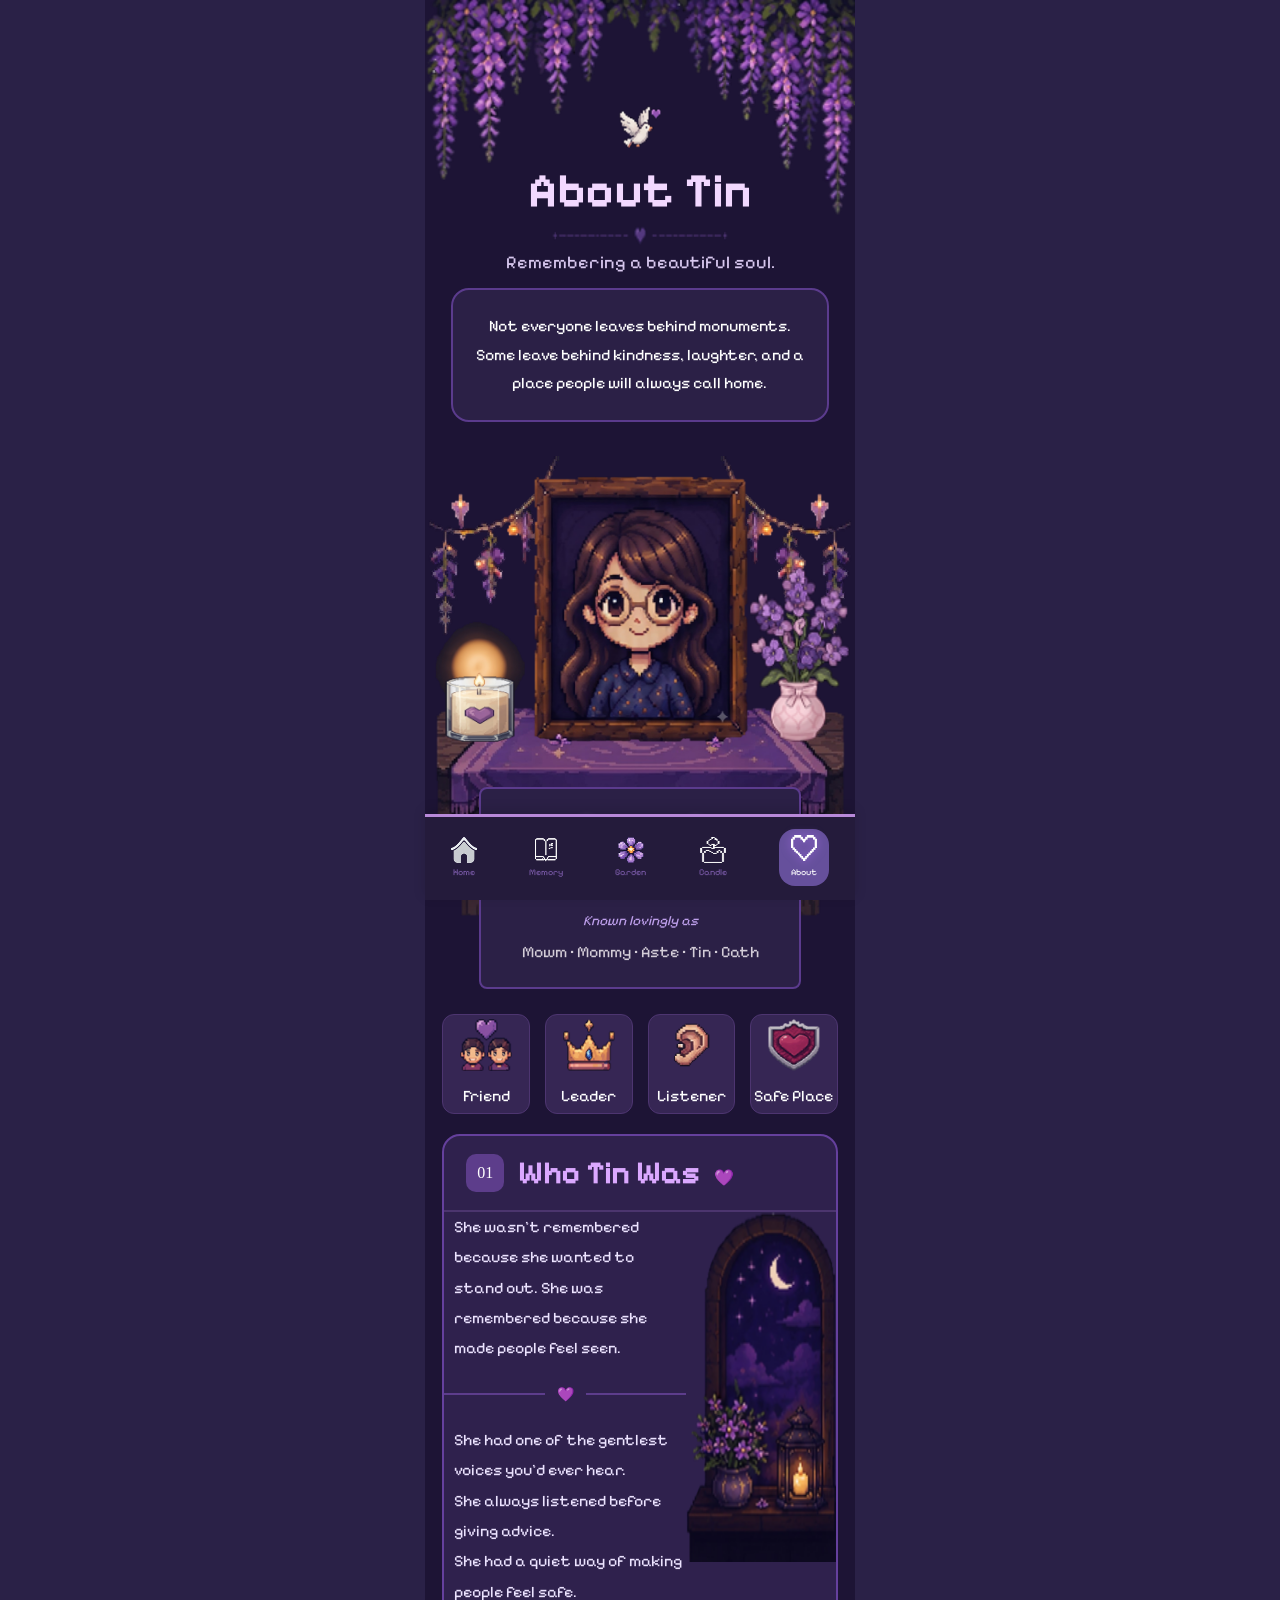
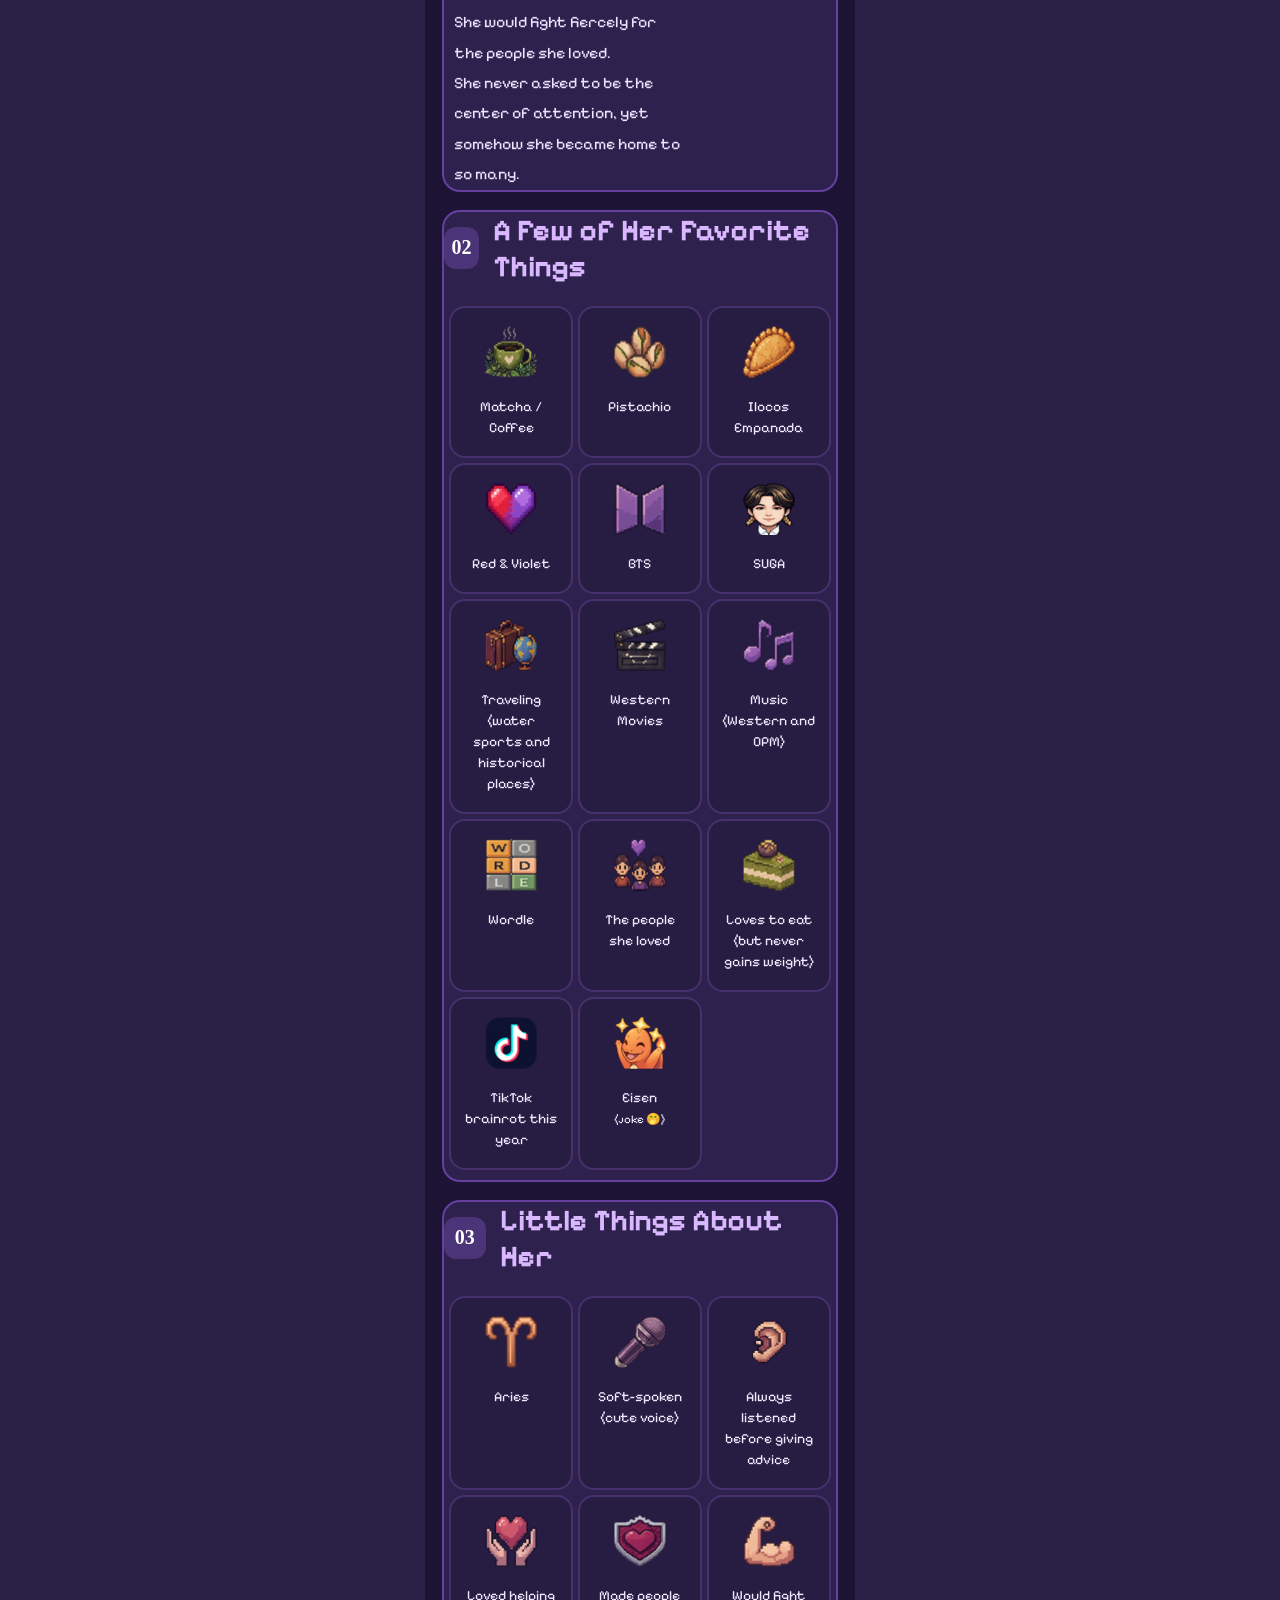
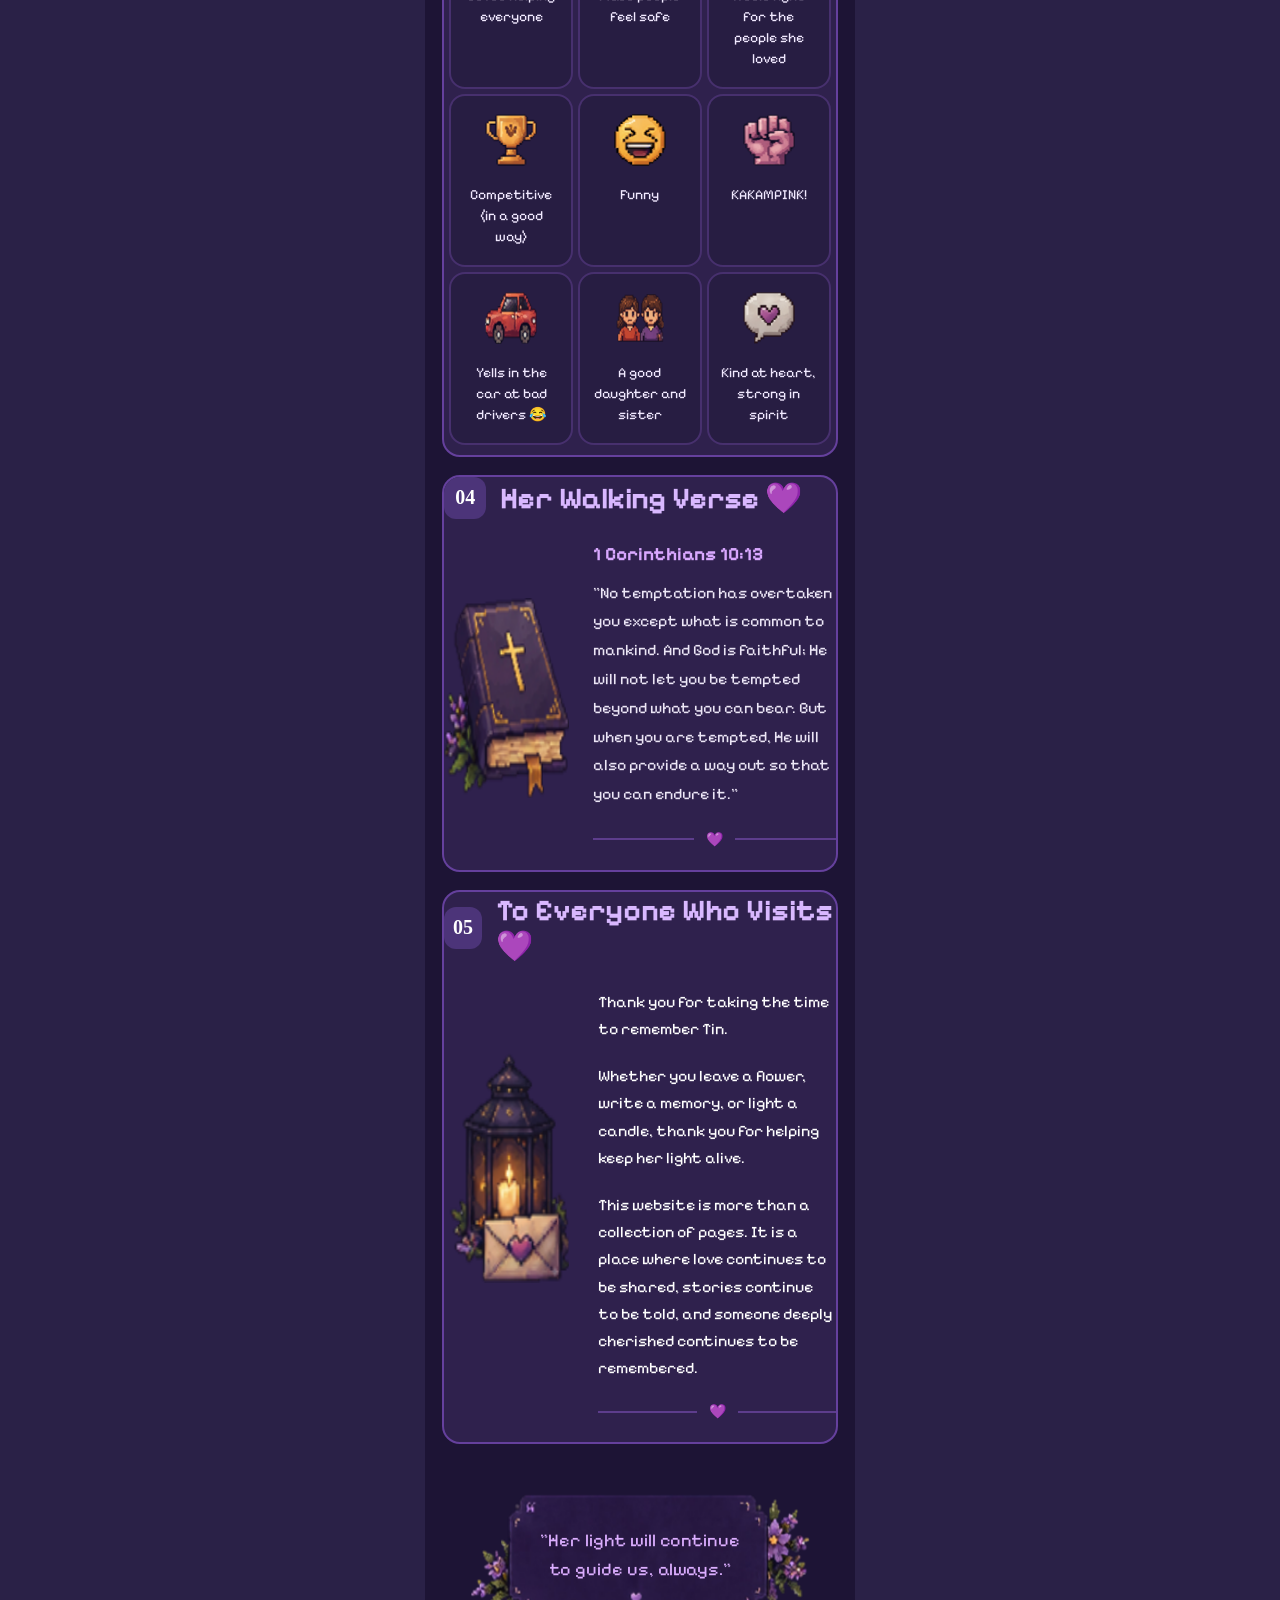
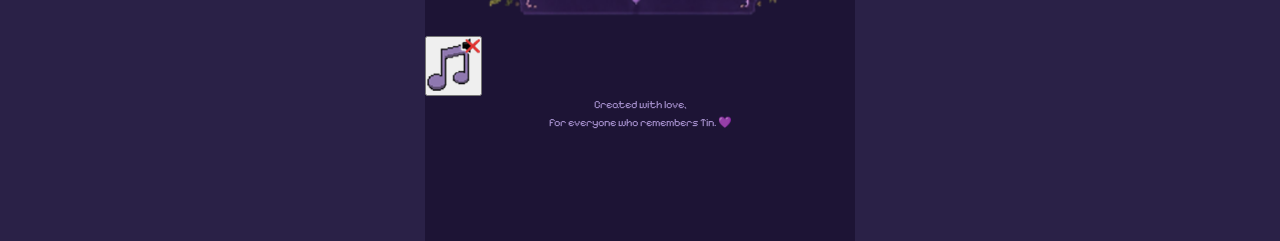
<file: about.html>
<!DOCTYPE html>
<html lang="en">

<head>

    <meta charset="UTF-8">

    <meta name="viewport" content="width=device-width, initial-scale=1.0">

    <title>About | In Loving Memory of Tin</title>

    <link rel="stylesheet" href="style.css">
    <link rel="stylesheet" href="about.css">

    <link href="https://fonts.googleapis.com/css2?family=Pixelify+Sans:wght@400;500;600;700&display=swap" rel="stylesheet">

</head>

<body>

<section class="about-page">

    <!-- Hero -->

    <img
    src="assets/decorations/wisteria-hanging.png"
    class="wisteria">

    <div class="hero-section">



        <img
            src="assets/icons/dove.png"
            class="header-icon">

        <div class="about-header">

            <h1>About Tin</h1>

            <img
                src="assets/decorations/memory-divider.png"
                class="memory-divider">

                <img
                src="assets/decorations/corner-lights-left.png"
                class="corner-lights-left">

                <img
                src="assets/decorations/corner-lights-right.png"
                class="corner-lights-right">

            <p>
                Remembering a beautiful soul.
            </p>

        </div>

    </div>

    <!-- Intro -->

    <div class="intro-card">

        <p>

            Not everyone leaves behind monuments.
            Some leave behind kindness,
            laughter,
            and a place people
            will always call home.

        </p>

    </div>

    <!-- Portrait -->

    <div class="portrait-section">

        <img
        src="assets/decorations/altar-table.png"
        class="portrait-table">

        <img
        src="assets/decorations/candle-glow.png"
        class="candle-glow">

        <img
            src="assets/icons/candle-on.png"
            class="portrait-candle">

        <img
            src="assets/about/tin-portrait.png"
            class="tin-photo">

        <img
            src="assets/decorations/purple-flowers-vase.png"
            class="portrait-flower">

    </div>

    <!-- Name -->

    <div class="name-card">

        <h2>❀ Tin ❀</h2>

        <p class="ign">(Asteria / DeerAste)</p>

        <p class="nickname-title">Known lovingly as</p>

        <p class="nicknames">
            Mowm • Mommy • Aste • Tin • Cath
        </p>

    </div>

    <!-- Identity -->

    <div class="identity-grid">

        <div class="identity-card">

            <div class="identity-icon">

                <img src="assets/about/friend.png">

            </div>

            <p>Friend</p>

        </div>

        <div class="identity-card">

            <div class="identity-icon">

                <img src="assets/about/leader.png">

            </div>

            <p>Leader</p>

        </div>

        <div class="identity-card">

            <div class="identity-icon">

                <img src="assets/about/listener.png">

            </div>

            <p>Listener</p>

        </div>

        <div class="identity-card">

            <div class="identity-icon">

                <img src="assets/about/safe-place.png">

            </div>

            <p>Safe Place</p>

        </div>

    </div>

    <!-- Who Tin Was -->

    <section class="about-section">

        <div class="section-header">

            <span class="section-number">01</span>

            <h2>
                Who Tin Was
                <span class="section-heart">💜</span>
            </h2>

        </div>

        <div class="who-container">

            <div class="who-text">

                <p>

                    She wasn't remembered because she wanted to stand out.

                    She was remembered because she made people feel seen.

                </p>

                <div class="text-divider">
                <span>💜</span>
                </div>

                <p>

                    She had one of the gentlest voices you'd ever hear.

                </p>

                <p>

                    She always listened before giving advice.

                </p>

                <p>

                    She had a quiet way of making people feel safe.

                </p>

                <p>

                    She would fight fiercely for the people she loved.

                </p>

                <p>

                    She never asked to be the center of attention,

                    yet somehow she became home to so many.

                </p>

            </div>

            <img
                src="assets/about/moon-window.png"
                class="moon-window">

        </div>

    </section>

    <!-- Favorite Things -->

    <section class="about-section">

        <div class="section-title">

            <span>02</span>

            <h2>A Few of Her Favorite Things</h2>

        </div>

        <div class="icon-grid">

            <div class="icon-card">
                <img src="assets/about/matcha.png">
                <p>Matcha / Coffee</p>
            </div>

            <div class="icon-card">
                <img src="assets/about/pistachio.png">
                <p>Pistachio</p>
            </div>

            <div class="icon-card">
                <img src="assets/about/empanada.png">
                <p>Ilocos Empanada</p>
            </div>

            <div class="icon-card">
                <img src="assets/about/red-violet-heart.png">
                <p>Red & Violet</p>
            </div>

            <div class="icon-card">
                <img src="assets/about/bts.png">
                <p>BTS</p>
            </div>

            <div class="icon-card">
                <img src="assets/about/suga.png">
                <p>SUGA</p>
            </div>

            <div class="icon-card">
                <img src="assets/about/traveling.png">
                <p>Traveling (water sports and historical places)</p>
            </div>

            <div class="icon-card">
                <img src="assets/about/western-movies.png">
                <p>Western Movies</p>
            </div>

            <div class="icon-card">
                <img src="assets/about/music.png">
                <p>Music (Western and OPM)</p>
            </div>

            <div class="icon-card">
                <img src="assets/about/wordle.png">
                <p>Wordle</p>
            </div>

            <div class="icon-card">
                <img src="assets/about/loved-ones.png">
                <p>The people she loved</p>
            </div>

            <div class="icon-card">
                <img src="assets/about/eats-a-lot.png">
                <p>Loves to eat (but never gains weight)</p>
            </div>

            <div class="icon-card">
                <img src="assets/about/tiktok.png">
                <p>TikTok brainrot this year</p>
            </div>

            <div class="icon-card">
                <img src="assets/about/eisen.png">
                <p>Eisen<br><small>(joke 🤭)</small></p>
            </div>

        </div>

    </section>

    <!-- Little Things -->

    <section class="about-section">

        <div class="section-title">

            <span>03</span>

            <h2>Little Things About Her</h2>

        </div>

        <div class="icon-grid">

            <div class="icon-card"><img src="assets/about/aries.png"><p>Aries</p></div>

            <div class="icon-card"><img src="assets/about/soft-spoken.png"><p>Soft-spoken (cute voice)</p></div>

            <div class="icon-card"><img src="assets/about/listener.png"><p>Always listened before giving advice</p></div>

            <div class="icon-card"><img src="assets/about/loved-helping.png"><p>Loved helping everyone</p></div>

            <div class="icon-card"><img src="assets/about/safe-place.png"><p>Made people feel safe</p></div>

            <div class="icon-card"><img src="assets/about/protector.png"><p>Would fight for the people she loved</p></div>

            <div class="icon-card"><img src="assets/about/competitive.png"><p>Competitive (in a good way)</p></div>

            <div class="icon-card"><img src="assets/about/funny.png"><p>Funny</p></div>

            <div class="icon-card"><img src="assets/about/kakampink.png"><p>KAKAMPINK!</p></div>

            <div class="icon-card"><img src="assets/about/car.png"><p>Yells in the car at bad drivers 😂</p></div>

            <div class="icon-card"><img src="assets/about/family.png"><p>A good daughter and sister</p></div>

            <div class="icon-card"><img src="assets/about/kind.png"><p>Kind at heart, strong in spirit</p></div>

        </div>

    </section>

    <!-- Walking Verse -->

    <section class="about-section">

        <div class="section-title">

            <span>04</span>

            <h2>Her Walking Verse 💜</h2>

        </div>

        <div class="verse-card">

            <img
                src="assets/about/bible.png"
                class="bible">

            <div class="verse-text">

                <h3>1 Corinthians 10:13</h3>

                <p>

                    "No temptation has overtaken you except what is common to mankind.
                    And God is faithful; He will not let you be tempted beyond what you can bear.
                    But when you are tempted, He will also provide a way out so that you can endure it."

                </p>

                <div class="text-divider">
                    <span>💜</span>
                </div>

            </div>

        </div>

    </section>

    <!-- Thank You -->

        <section class="about-section">

        <div class="section-title">

            <span>05</span>

            <h2>To Everyone Who Visits 💜</h2>

        </div>

        <div class="thankyou-card">

            <img
                src="assets/about/lantern.png"
                class="lantern">

            <div class="thankyou-text">

                <p>

                    Thank you for taking the time to remember Tin.

                </p>

                <p>

                    Whether you leave a flower, write a memory, or light a candle,
                    thank you for helping keep her light alive.

                </p>

                <p>

                    This website is more than a collection of pages.
                    It is a place where love continues to be shared,
                    stories continue to be told,
                    and someone deeply cherished continues to be remembered.

                </p>

                <div class="text-divider">
                    <span>💜</span>
                </div>

            </div>

        </div>

    </section>

    <!-- Closing -->

    <section class="closing-section">

        <div class="quote-wrapper">

            <img
                src="assets/about/quote-frame.png"
                class="quote-frame">

            <div class="quote-text">

            "Her light will continue<br>

            to guide us, always."

            </div>

            <div class="quote-heart">
                
            </div>

        </div>

    </section>

<!-- Bottom Navigation -->
<nav class="bottom-nav">

    <a href="index.html" class="nav-item">
        <img src="assets/icons/home-button.png" alt="Home">
        <span>Home</span>
    </a>

    <a href="memory-book.html" class="nav-item">
        <img src="assets/icons/memory-button.png" alt="Memory">
        <span>Memory</span>
    </a>

    <a href="flower-garden.html" class="nav-item">
        <img src="assets/icons/flower-button.png" alt="Garden">
        <span>Garden</span>
    </a>

    <a href="candle.html" class="nav-item">
        <img src="assets/icons/candle-button.png" alt="Candle">
        <span>Candle</span>
    </a>

    <a href="about.html" class="nav-item active">
        <img src="assets/icons/about-button.png" alt="About">
        <span>About</span>
    </a>

</nav>

<button id="music-toggle">

    <img
        id="music-icon"
        src="assets/icons/music-off.png"
        alt="Music">

</button>

<audio
    id="bgMusic"
    preload="auto"
    loop>

    <source
        src="assets/music/memorial.mp3"
        type="audio/mpeg">

</audio>

<footer class="site-footer">

    Created with love,<br>

    for everyone who remembers Tin. 💜

</footer>

<script type="module" src="music.js"></script>

</body>

</html>
</file>
<file: style.css>
*{
    margin:0;
    padding:0;
    box-sizing:border-box;
}

html,
body{
    margin:0;
    padding:0;
    width:100%;
    min-height:100%;
    background:#2A2147;
}

body{
    font-family:"Press Start 2P", cursive;
    color:white;
    overflow-x:hidden;
}

/* ========================= */
/* HERO */
/* ========================= */

.hero{

    position:relative;

    width:100%;

    height:370px;

    background-image:url("assets/background/hero-bg.png");

    background-size:cover;

    background-position:center top;

    background-repeat:no-repeat;
}

/* ========================= */
/* MENU */
/* ========================= */

.menu{

    width:min(94%,500px);

    margin:-35px auto 5px;

    display:flex;

    flex-direction:column;

    gap:14px;

    position:relative;

    z-index:10;
    padding-bottom: 110px;
}

/* ========================= */
/* CARD */
/* ========================= */

.menu-card{

    display:flex;
    align-items:center;

    gap:18px;

    width:100%;

    padding:20px;

    background:#ECE2FA;

    border:none;

    border-radius:22px;

    cursor:pointer;

    text-align:left;

    transition:.2s;

    box-shadow:
        0 5px 0 #44325F;
}

.menu-card:hover{
    transform:translateY(-3px) scale(1.01);
}

/* ========================= */
/* ICON */
/* ========================= */

.menu-icon{

    width:58px;

    height:52px;

    object-fit:contain;

    image-rendering:pixelated;

    flex-shrink:0;
}

/* ========================= */
/* TEXT */
/* ========================= */

.menu-text{

    flex:1;

    
}

.menu-text h2{

    color:#2A2147;

    font-family: "Pixelify Sans", sans-serif;
    font-weight: 500;

    font-size:15px;

    margin-bottom:8px;

    line-height:1.4;

}

.menu-text p{

    color:#6D628B;

    font-size:10px;

    line-height:1.6;

    font-family: "Pixelify Sans", sans-serif;
    font-weight: 500;
}

/* ========================= */
/* ARROW */
/* ========================= */

.arrow{

    width:18px;

    image-rendering:pixelated;
}

/* ========================= */
/* MOBILE */
/* ========================= */

@media(max-width:480px){

.menu{
    width:92%;
}

.menu-card{
    padding:16px;
}

.menu-icon{
    width:46px;
     height:46px;
}

.card-arrow{

    margin-left:auto;

    font-size:22px;

    color:#6C5A95;

    transition:.2s;
}

.menu-card:hover .card-arrow{

    transform:translateX(4px);
}

/* ========================= */
/* FLOATING MUSIC BUTTON */
/* ========================= */

#music-toggle{

    position: absolute;

    top:18px;

    right:18px;

    width:52px;

    height:52px;

    border:none;

    border-radius:50%;

    background:#ECE2FA;

    box-shadow:0 5px 0 #44325F;

    display:flex;

    justify-content:center;

    align-items:center;

    cursor:pointer;

    z-index:999;
}

#music-toggle img{

    width:26px;

    image-rendering:pixelated;
}

#music-toggle:hover{

    transform:translateY(-2px);
}

}

/* =========================
   Bottom Navigation
========================= */

.bottom-nav{
    position:fixed;
    bottom:0;
    left:50%;
    transform:translateX(-50%);

    width:min(100%,430px);

    display:flex;
    justify-content:space-around;
    align-items:center;

    padding:12px 0 14px;

    background:#241B3B;

    border-top:3px solid #b889d9;

    box-shadow:0 -4px 12px rgba(0,0,0,.12);

    z-index:1000;

    font-family: "Pixelify Sans", sans-serif;
}

.nav-item{
    display:flex;
    flex-direction:column;
    align-items:center;
    justify-content:center;

    gap:4px;

    text-decoration:none;

    color:#7a5aa8;

    font-size:9px;

    transition:.2s;
}

.nav-item img{
    width:26px;
    height:26px;

    image-rendering:pixelated;
}

.nav-item.active{
    background: #66509C;
    color: #FFFFFF;
    padding: 8px 12px;
    border-radius: 16px;
}

.nav-item.active img{
    transform:translateY(-2px);
    filter:drop-shadow(0 0 5px rgba(181,116,255,.7));
}

.nav-item:hover{
    transform:translateY(-2px);
}

/* =========================
   Candle Counter Card
========================= */

.candle-counter-card{

    width:100%;

    display:flex;

    align-items:center;

    justify-content:space-between;

    gap:20px;

    padding:10px 5px;

    background:linear-gradient(
        180deg,
        #4A3683 0%,
        #35255F 100%
    );

    border:3px solid #24183F;

    border-radius:18px;

    box-shadow:
        0 6px 0 #24183F,
        inset 0 2px 0 rgba(255,255,255,.08);
}

.counter-wreath{

    width:72px;

    image-rendering:pixelated;

    flex-shrink:0;
}

.counter-content{

    flex:1;
}

.counter-content h3{

    margin-bottom:4px;

    color:#F8EFFF;

    font-size:12px;

    font-weight:bold;
}

.counter-content h1{

    margin:2px 0 8px;

    font-size:32px;

    color:white;

    line-height:1;
}

.counter-content p{

    margin:0;

    color:#F3E9FF;

    font-size:7px;

    line-height:1.4;
}

.counter-hearts{

    width:70px;

    height:90px;

    image-rendering:pixelated;

    flex-shrink:0;

    animation:floatHearts 4s ease-in-out infinite;
}

@keyframes floatHearts{

    0%,100%{

        transform:translateY(0);
    }

    50%{

        transform:translateY(-6px);
    }

}
</file>
<file: about.css>
/* ===========================
   About Page
=========================== */

.about-page{

    max-width:430px;

    margin:auto;

    padding-bottom:40px;

    background:#1d1435;

}

/* ===========================
   Hero
=========================== */

.hero-section{

    position:relative;

    text-align:center;

    margin-top:-100px;

    font-family: "Pixelify Sans", sans-serif;

}

.wisteria{

    width:100%;

    display:block;

}

.header-icon{

    width:42px;

    margin-top:-10px;

}

.about-header h1{

    font-size:48px;

    color:#f2d8ff;

    margin-top:10px;

}

.memory-divider{

    width:180px;

    margin:5px auto;

    display:block;

}

.about-header p{

    color:#d8c8ef;

    font-size:18px;

    font-family: "Pixelify Sans", sans-serif;

}

/* ===========================
Intro
=========================== */

.intro-card{

    width:88%;

    margin:15px auto;

    padding:22px;

    border:2px solid #5b3b8d;

    border-radius:18px;

    text-align:center;

    line-height:1.8;

    background:#2b2046;

    font-family: "Pixelify Sans", sans-serif;

}

/* ===========================
Portrait
=========================== */

.portrait-section{

    position:relative;

    display:flex;

    justify-content:center;

    align-items:flex-end;

    margin-top:35px;
    
    height: 340px;

}

.portrait-table{

    position:absolute;

    top:250px;

    left:50%;

    transform:translateX(-50%);

    width:410px;

    z-index:1;

}

.portrait-candle{

    width:70px;

    position:absolute;

    left:20px;

    bottom:55px;

    z-index: 3;

}

.candle-glow{

    position:absolute;

    left:10px;          /* adjust natin later */

    bottom:87px;        /* adjust based sa candle */

    width:90px;         /* mas malaki kaysa candle */

    z-index:2;

    pointer-events:none;

}

.tin-photo{

    width:220px;
    height:275px;

    position:absolute;

    bottom:50px;

    left:50%;

    transform:translateX(-50%);

    z-index:3;

}

.portrait-flower{

    width:100px;

    position:absolute;

    right:5px;

    bottom:55px;

    z-index: 4;

    height: 175px;

}

.corner-lights-left{
    position:absolute;
    top:340px;
    left:3px;
    width:135px;
}

.corner-lights-right{
    position:absolute;
    top:340px;
    right:3px;
    width:135px;
}

/* ===========================
   Name Card
=========================== */

.name-card{

    width:75%;

    margin:-10px auto 25px auto;

    padding:22px;

    text-align:center;

    background:#2b2046;

    border:2px solid #5b3b8d;

    border-radius:8px;

    position:relative;

    z-index:10;

    font-family: "Pixelify Sans", sans-serif;

}

.name-card h2{

    font-family:"Pixelify Sans", cursive;

    font-size:42px;

    color:#dba8ff;

    text-shadow:
        0 0 8px rgba(225,185,255,.45),
        2px 2px 0 #40205f;

    margin-bottom:14px;

}

.name-card p:first-of-type{

    color:#d7c4ea;

    font-size:15px;

}

.name-card p:last-of-type{

    color:#d4cdd8;

    font-size:16px;

    line-height:1.6;

    font-family: "Pixelify Sans", sans-serif;

}

/* ===========================
   Identity Grid
=========================== */

.identity-grid{

    width:92%;

    margin:20px auto 20px;

    display:grid;

    grid-template-columns:repeat(4,1fr);

    gap:15px;

    font-family: "Pixelify Sans", sans-serif;

}

.identity-section{

    background:#2f214d;

    border:2px solid #65409d;

    border-radius:18px;

    padding:18px 16px;

    margin:28px 0;

}

.identity-icon{

    height:55px;

    display:flex;

    justify-content:center;

    align-items:center;

}

.identity-card{

    background:#362654;

    border:1px solid #4d3570;

    border-radius:12px;

    max-width:100px;

    min-height:100px;

    display:flex;

    flex-direction:column;

    align-items:center;

    justify-content:center;

    text-align:center;

    gap:8px;

}

.identity-card img{

    width:52px;

    height:52px;

    object-fit:contain;

    margin-bottom:10px;

}

.identity-card span{

    display:block;

    font-size:15px;

    color:#f4e7ff;

}

.ign{

    color:#d7c8e8;

    font-size:15px;

    margin-bottom:18px;

}

.nickname-title{

    color:#cfaeff;

    font-size:14px;

    font-style:italic;

    margin-bottom:10px;

    opacity:.9;

}

.nicknames{

    color:#f3eef8;

    font-size:15px;

    line-height:1.8;

}

/* ===========================
   Sections
=========================== */

.about-section{

    width:92%;

    margin:0 auto 18px;

    background:#2f214d;

    border:2px solid #65409d;

    border-radius:18px;

    overflow:hidden;

}

.section-title{

    display:flex;

    align-items:center;

    gap:14px;

    margin-bottom:22px;

}

.section-header{

    display:flex;

    align-items:center;

    gap:14px;

    padding:18px 22px;

    border-bottom:2px solid #4c356e;

}

.section-header h2{

    color:#dba8ff;

    font-size:32px;

    margin:0;

    font-family: "Pixelify Sans", sans-serif;

}

.section-heart{

    margin-left:8px;

    font-size:16px;

}

.section-title span{

    width:42px;

    height:42px;

    border-radius:12px;

    background:#4c3479;

    display:flex;

    justify-content:center;

    align-items:center;

    color:white;

    font-weight:bold;

    font-size:20px;

}


.section-title h2{

    color:#d9b8ff;

    font-size:30px;

    font-family: "Pixelify Sans", sans-serif;

}

.text-divider{

    display:flex;

    align-items:center;

    justify-content:center;

    margin:22px 0;

}

.text-divider::before,
.text-divider::after{

    content:"";

    flex:1;

    height:2px;

    background:#5f3d86;

}

.text-divider span{

    margin:0 12px;

    color:#d8a8ff;

    font-size:14px;

}

.section-number{

    width:38px;

    height:38px;

    display:flex;

    align-items:center;

    justify-content:center;

    background:#5d3d8b;

    color:white;

    border-radius:10px;

    font-size:16px;

}

/* ===========================
   Who Tin Was
=========================== */

.who-container{

    display:flex;

    align-items:flex-start;

}

.who-text{

    flex:1;

}

.who-text p{

    color:#ece3ff;

    line-height:1.9;

    margin-left: 10px;

    font-family: "Pixelify Sans", sans-serif;
    

}

.moon-window{

    width:150px;

    height: 350px;

    flex-shrink:0;

}

/* ===========================
   Icon Grid
=========================== */

.icon-grid{

    display:grid;

    grid-template-columns:repeat(3,1fr);

    gap:5px;

    margin: auto 5px 10px 5px;

}

.icon-card{

    background:#271d42;

    border:2px solid #47306e;

    border-radius:16px;

    padding:18px 12px;

    text-align:center;

}

.icon-card img{

    width:52px;

    height:52px;

    object-fit:contain;

    margin-bottom:14px;

}

.icon-card p{

    color:#f1e9ff;

    font-size:14px;

    line-height:1.5;

    font-family: "Pixelify Sans", sans-serif;

}

/* Icon Tweaks */

img[src*="listener"]{

    transform:scale(.82);

}

img[src*="family"]{

    transform:scale(.92);

}

img[src*="lantern"]{

    transform:scale(.92);

}

.verse-card{

    display:flex;

    align-items:flex-start;

    gap:24px;

    margin-top:24px;

}

.bible{

    width:125px;

    flex-shrink:0;

    margin-top:55px;

    height: 200px;

}

.verse-text{

    flex:1;

}

.verse-text h3{

    color:#d9a8ff;

    margin-bottom:14px;

    font-family: "Pixelify Sans", sans-serif;

}

.verse-text p{

    line-height:1.8;

    color:#ece6f6;

    font-family: "Pixelify Sans", sans-serif;

}

.text-divider{

    display:flex;

    align-items:center;

    justify-content:center;

    margin-top:22px;

}

.text-divider::before,
.text-divider::after{

    content:"";

    flex:1;

    height:2px;

    background:#5d3d8c;

}

.text-divider span{

    margin:0 12px;

}

.thankyou-card{

    display:flex;

    align-items:flex-start;

    gap:24px;

    margin-top:24px;

}

.lantern{


    flex-shrink:0;

    width:130px;

    margin-top:55px;

    height: 250px;

}

.thankyou-text{

    flex:1;

}

.thankyou-text p{

    margin-bottom:20px;

    line-height:1.7;

    font-family: "Pixelify Sans", sans-serif;

}

.quote-wrapper{

    position:relative;

    width:100%;

    max-width:340px;

    margin:0 auto;

}

.quote-frame{

    width:100%;

    display:block;

}

.quote-text{

    position:absolute;

    top:50%;

    left:50%;

    transform:translate(-50%,-50%);

    width:80%;

    text-align:center;

    color:#dcaeff;

    font-size:18px;

    line-height:1.6;

    font-family: "Pixelify Sans", sans-serif;

}

.quote-heart{

    position:absolute;

    bottom:18px;

    left:50%;

    transform:translateX(-50%);

    color:#dcaeff;

}

.closing-section{

    margin-top:50px;

    margin-bottom:20px;

}

.bottom-nav{
    position:fixed;
    bottom:0;
    left:50%;
    transform:translateX(-50%);

    width:min(100%,430px);

    display:flex;
    justify-content:space-around;
    align-items:center;

    padding:12px 0 14px;

    background:#241B3B;

    border-top:3px solid #b889d9;

    box-shadow:0 -4px 12px rgba(0,0,0,.12);

    z-index:1000;

    font-family: "Pixelify Sans", sans-serif;
}

.nav-item{
    display:flex;
    flex-direction:column;
    align-items:center;
    justify-content:center;

    gap:4px;

    text-decoration:none;

    color:#7a5aa8;

    font-size:9px;

    transition:.2s;
}

.nav-item img{
    width:26px;
    height:26px;

    image-rendering:pixelated;
}

.nav-item.active{
    background: #66509C;
    color: #FFFFFF;
    padding: 8px 12px;
    border-radius: 16px;
}

.nav-item.active img{
    transform:translateY(-2px);
    filter:drop-shadow(0 0 5px rgba(181,116,255,.7));
}

.nav-item:hover{
    transform:translateY(-2px);
}

.site-footer{

    text-align:center;

    color:#BFA7E9;

    font-size:11px;

    line-height:1.6;

    margin:0 0 70px;

    opacity:.85;

    font-family: "Pixelify Sans", sans-serif;

}
</file>
